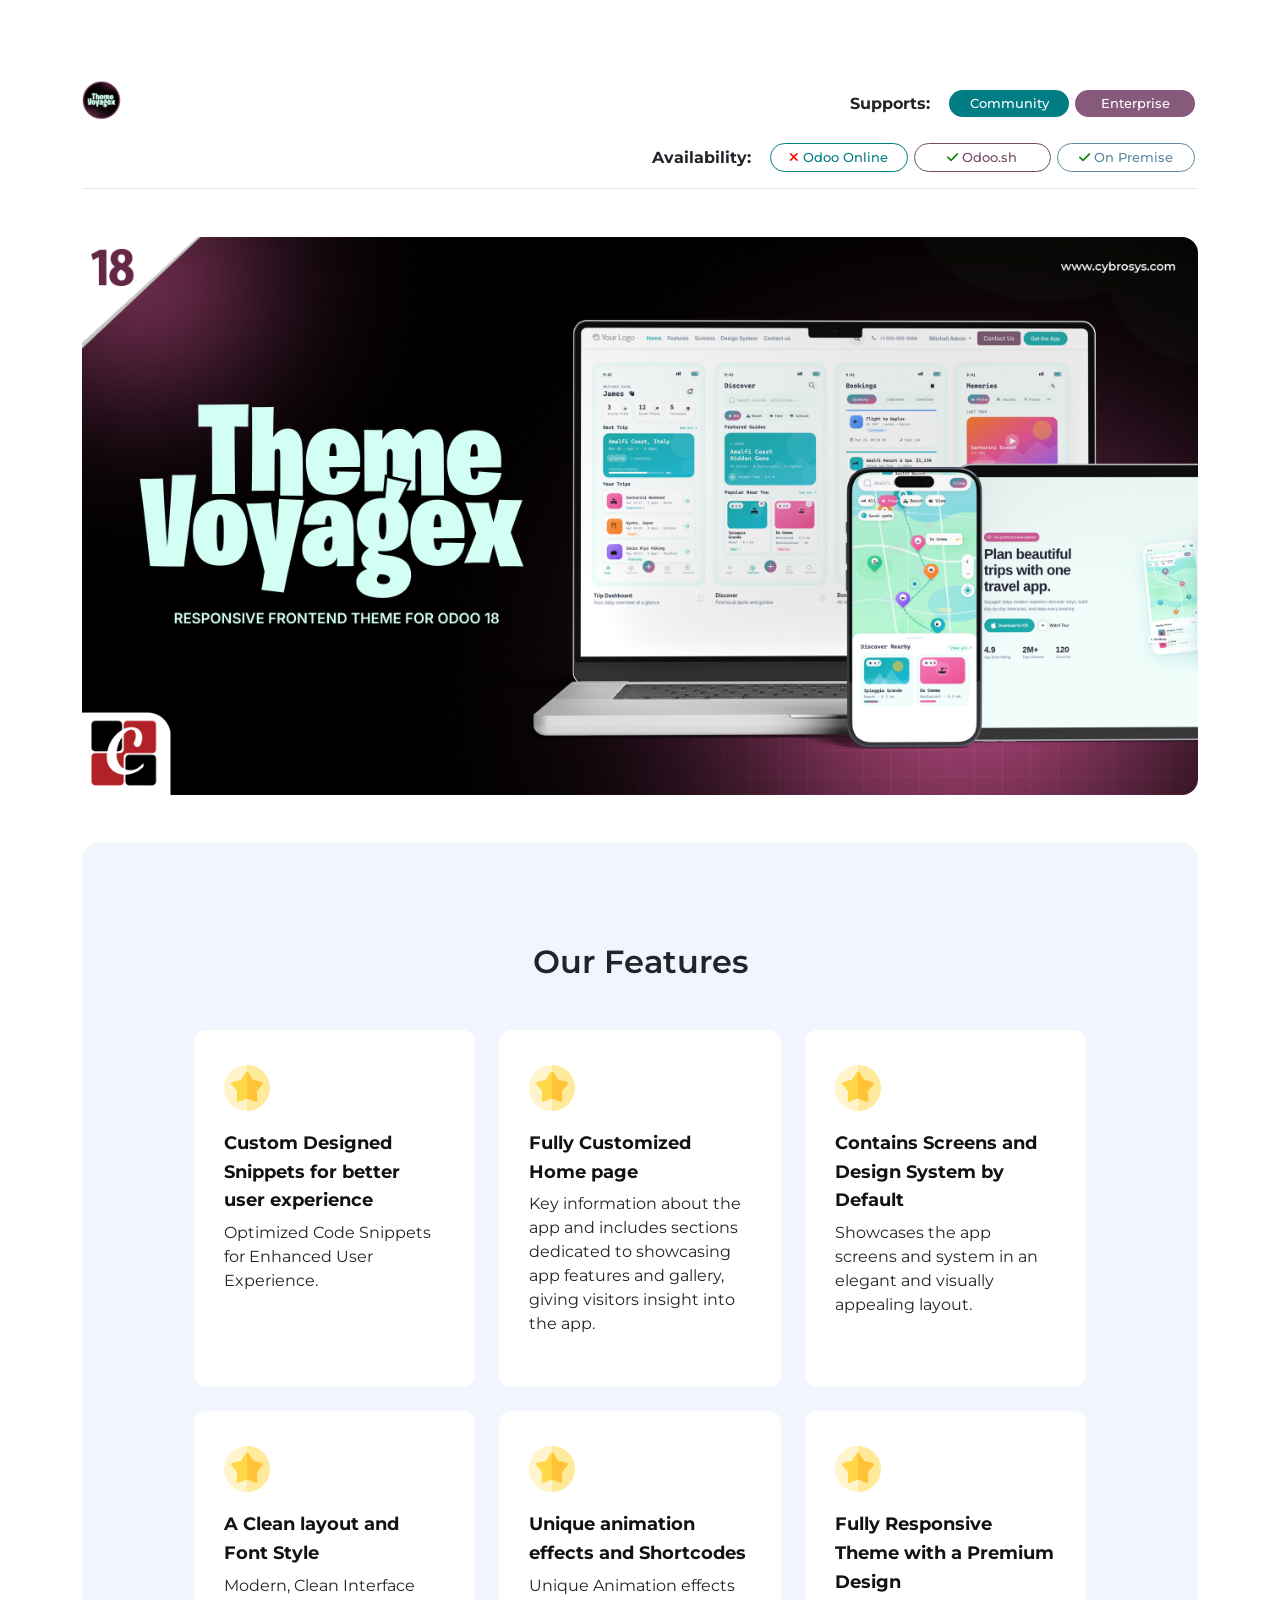
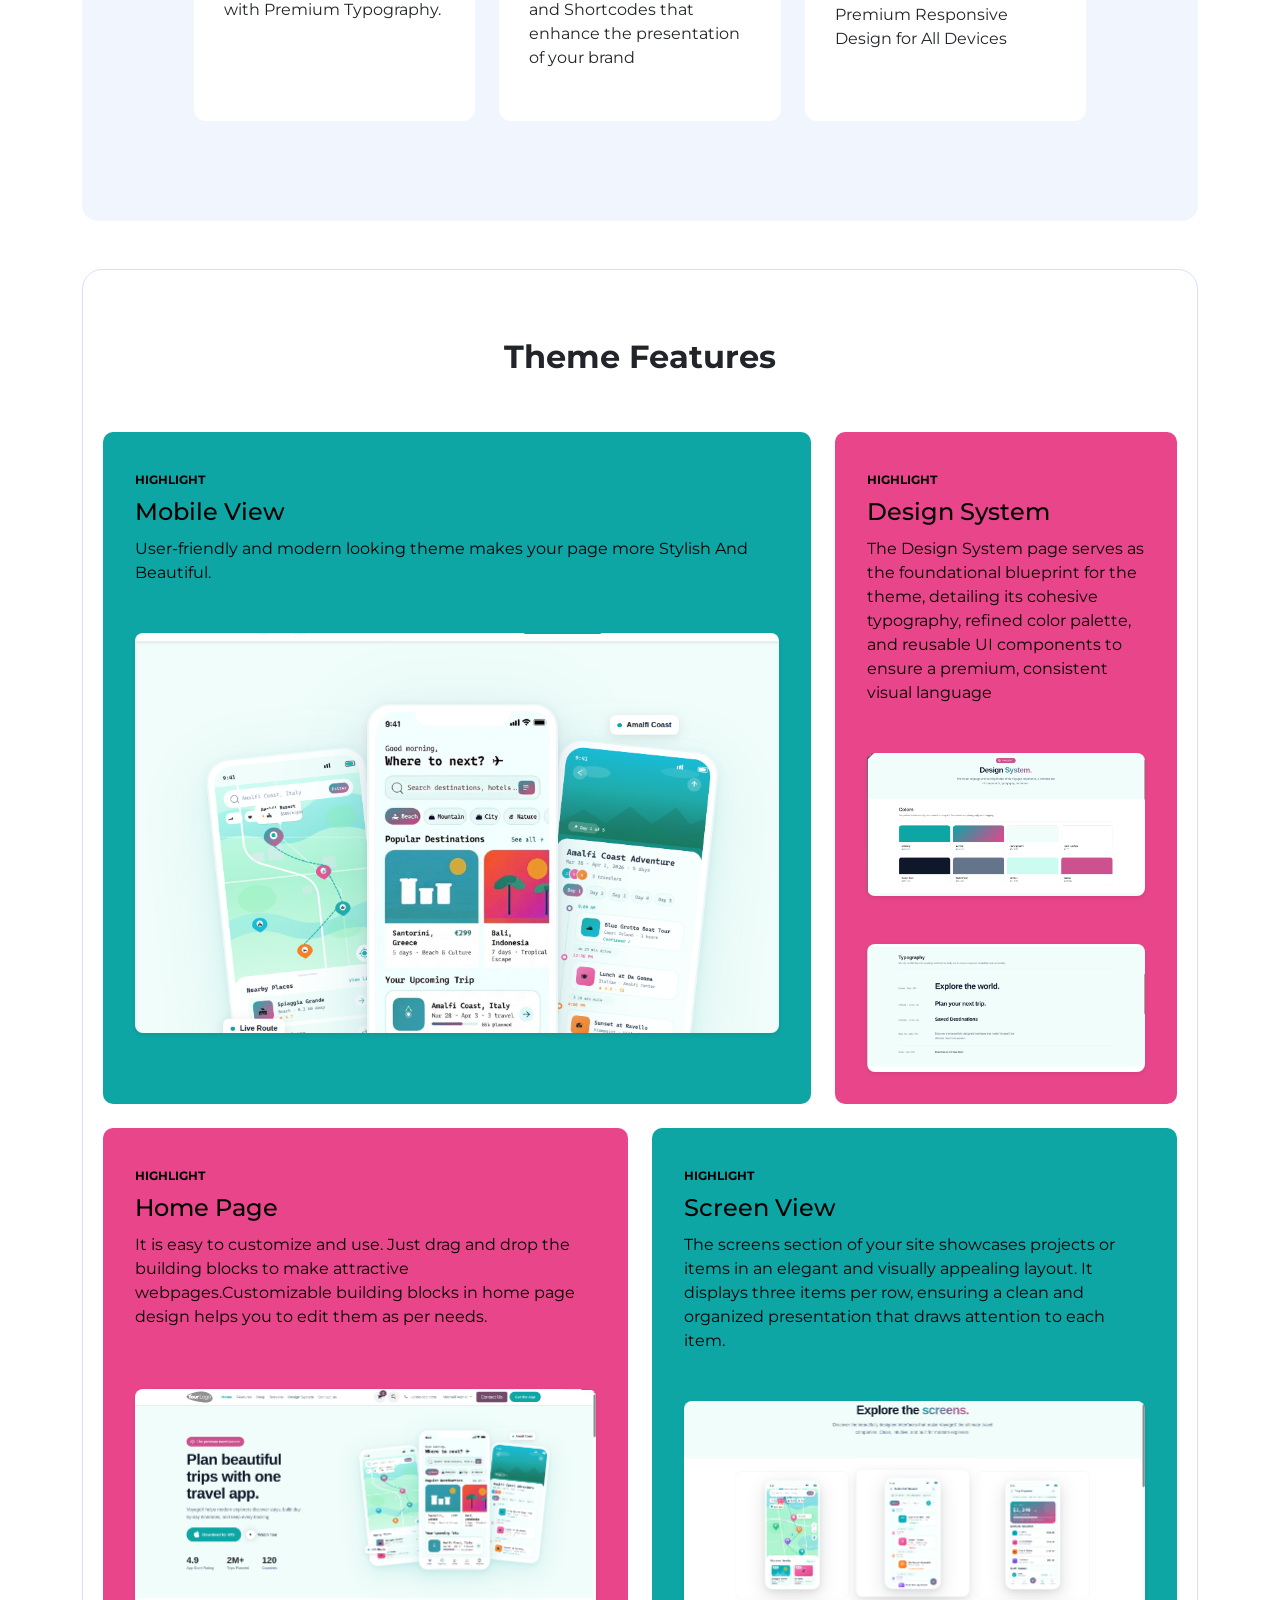
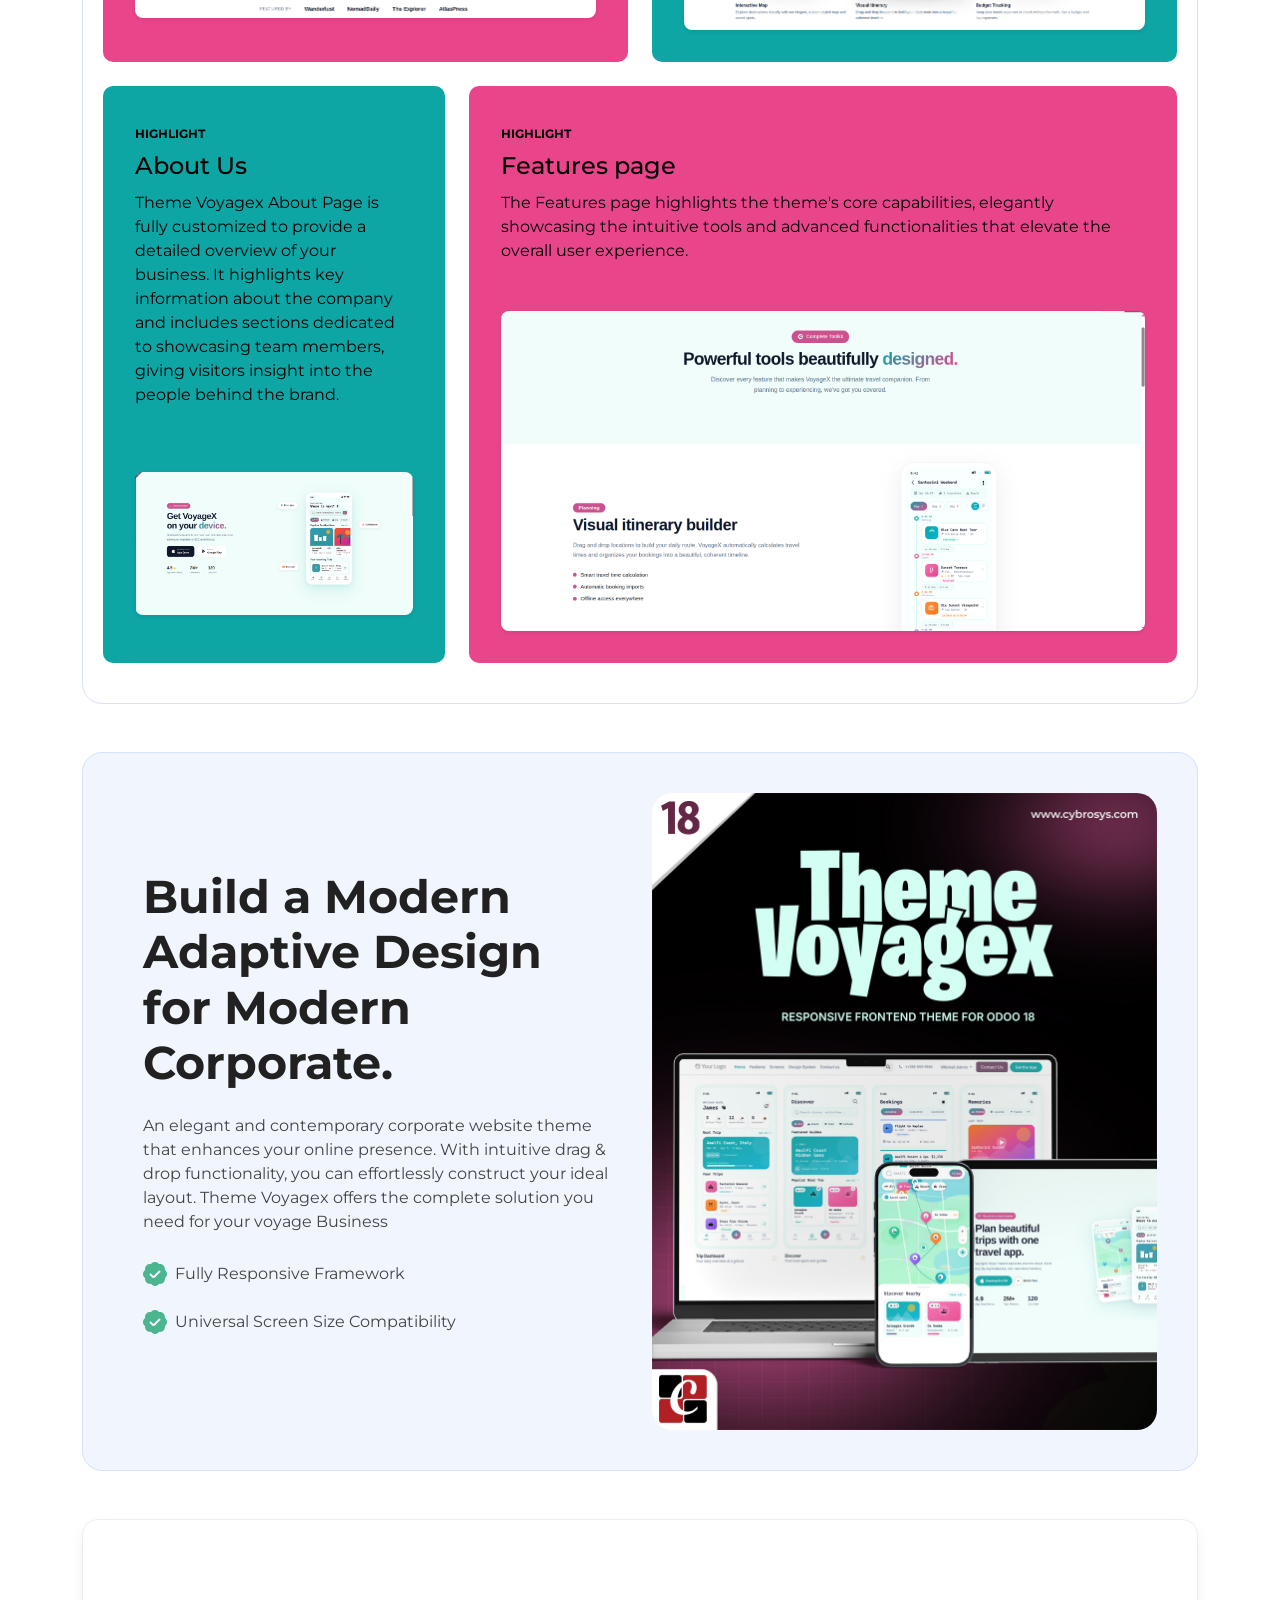
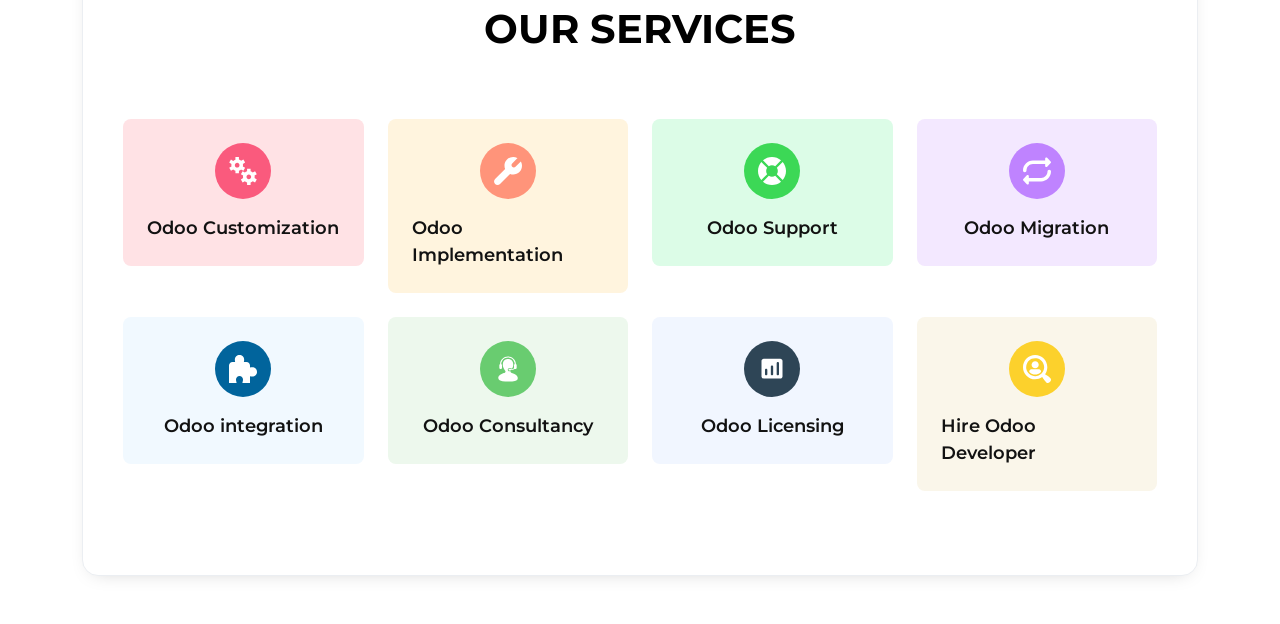
<file: addons/theme_voyagex/static/description/index.html>
<!DOCTYPE html>
<html lang="en">

<head>
    <meta charset="UTF-8"/>
    <meta name="viewport" content="width=device-width, initial-scale=1.0"/>
    <title>app index</title>
    <link href="https://cdn.jsdelivr.net/npm/bootstrap@5.0.2/dist/css/bootstrap.min.css" rel="stylesheet"/>
    <link rel="preconnect" href="https://fonts.googleapis.com">
    <link rel="preconnect" href="https://fonts.gstatic.com" crossorigin>
    <link href="https://fonts.googleapis.com/css2?family=Montserrat:ital,wght@0,100..900;1,100..900&display=swap"
          rel="stylesheet">
    <link rel="stylesheet" href="https://cdnjs.cloudflare.com/ajax/libs/font-awesome/6.6.0/css/all.min.css"/>
    <style>
        :root {
            --primary-color: #F5C000;
            --bg-white: #fff;
            --text-color: #121212;
            --text-color-light: #64728f;
        }

        body {
            font-family: "Montserrat", sans-serif;
        }
    </style>
</head>

<body>
<!-- overview -->
<div class="container">

    <!-- support-header -->

    <div class="supports my-5 py-3" style="border-bottom: 1px solid #e7e7e7;">
        <div class="row justify-content-between">
            <div class="col-4">
                <div class="my-3">
                    <img src="./images/icon.png"
                         style="width:auto !important; height:40px !important">
                </div>
            </div>
            <div class="col-6">
                <div class="row" style="margin-top:10px">

                    <div class="my-3 d-flex align-items-center justify-content-end">
                        <span class="me-3"><b>Supports: </b></span>
                        <div class="text-center"
                             style="background-color:#017E84 !important; font-size:0.8rem !important; color:#fff !important; font-weight:500 !important; padding:4px !important; margin:0 3px !important; border-radius:50px !important; min-width:120px !important">
                            Community
                        </div>
                        <div class="text-center"
                             style="background-color:#875A7B !important; color:#fff !important; font-size:0.8rem !important; font-weight:500 !important; padding:4px !important; margin:0 3px !important; border-radius:50px !important; min-width:120px !important">
                            Enterprise
                        </div>
                    </div>
                </div>
                <div class="row" style="margin-top:10px">
                    <div class="d-flex align-items-center justify-content-end">
                        <span class="me-3"><b>Availability: </b></span>
                        <div class="text-center col"
                             style="border:1px solid #017E84; font-size:0.8rem !important; color:#017E84 !important; font-weight:500 !important; padding:4px !important; margin:0 3px !important; border-radius:20px !important; min-width:120px !important">
                            <i class="fa fa-times" style="color:red"></i> Odoo Online
                        </div>
                        <div class="text-center col"
                             style="font-size:0.8rem !important; border:1px solid #714b67; color:#714b67 !important; font-weight:500 !important; padding:4px !important; margin:0 3px !important; border-radius:20px !important; min-width:120px !important">
                            <i class="fa fa-check" style="color:green"></i> Odoo.sh
                        </div>
                        <div class="text-center col"
                             style="font-size:0.8rem !important; color:#5B899E !important; border:1px solid #5B899E; font-weight:500 !important; padding:4px !important; margin:0 3px !important; border-radius:20px !important; min-width:120px !important">
                            <i class="fa fa-check" style="color:green"></i> On Premise
                        </div>
                    </div>
                </div>
            </div>
        </div>
    </div>

    <!--  -->

    <!-- banner-section -->
    <div class="my-5">
        <div class="">
            <img src="./images/banner.jpg" class="img-fluid" style="border-radius: 16px; width: 100%;">
        </div>
    </div>

    <!--  -->


    <!--feature section  -->

    <div class="my-5" style="padding: 100px; background-color: #f1f5fd; border-radius: 16px;">
        <div class="container">
            <div class="row mb-60">
                <div class="col-lg-12 d-flex justify-content-center align-items-center flex-wrap gap-3">
                    <div class="position-relative" ; style="
    text-align: center;
    font-size: 46.875px;
    font-style: normal;
     padding-bottom: 40px; ">
                        <h2 style="font-weight: 600;">Our Features</h2>
                    </div>
                </div>
            </div>
            <div class="row g-4">
                <div class="col-lg-4 col-md-6" style="visibility: visible;">
                    <div style="background-color: #fff;height: 100%;
  border-radius: 12px;
  padding: 35px 30px;">
                        <div class="content">
                            <img src="./images/feature-star.svg" class="img-responsive" height="46px" width="46px">
                            <h4 class="mt-3"><a href="#" style=" color: #121212;
    font-size: 18px;
    text-decoration: none;
    font-weight: 700;
    line-height: 1.2;"> Custom Designed Snippets for better user experience</a></h4>
                            <p style="    font-size: 16px;
      font-weight: 400;
      line-height: 1.5;
      color: #212529;">Optimized Code Snippets for Enhanced User Experience.</p>
                        </div>

                    </div>
                </div>
                <div class="col-lg-4 col-md-6">
                    <div style="background-color: #fff; height: 100%;
  border-radius: 12px;
  padding: 35px 30px;">
                        <div class="content">
                            <img src="./images/feature-star.svg" class="img-responsive" height="46px" width="46px">
                            <h4 class="mt-3"><a href="#" style=" color: #121212;
    font-size: 18px;
    text-decoration: none;
    font-weight: 700;
    line-height: 1.2;">Fully Customized Home page</a></h4>
                            <p style="    font-size: 16px;
font-weight: 400;
line-height: 1.5;
color: #212529;">Key information about the app and includes sections dedicated to showcasing app features and gallery,
                                giving visitors insight into the app.</p>
                        </div>

                    </div>
                </div>
                <div class="col-lg-4 col-md-6">
                    <div style="background-color: #fff; height: 100%;
  border-radius: 12px;
  padding: 35px 30px;">
                        <div class="content">
                            <img src="./images/feature-star.svg" class="img-responsive" height="46px" width="46px">
                            <h4 class="mt-3"><a href="#" style=" color: #121212;
    font-size: 18px;
    text-decoration: none;
    font-weight: 700;
    line-height: 1.2;"> Contains Screens and Design System by Default</a></h4>
                        </div>
                        <p style="    font-size: 16px;
font-weight: 400;
line-height: 1.5;
color: #212529;">Showcases the app screens and system in an elegant and visually appealing layout.</p>

                        </a>
                    </div>
                </div>
                <div class="col-lg-4 col-md-6">
                    <div style="background-color: #fff;height: 100%;
  border-radius: 12px;
  padding: 35px 30px;">
                        <div class="content">
                            <img src="./images/feature-star.svg" class="img-responsive" height="46px" width="46px">
                            <h4 class="mt-3"><a href="#" style=" color: #121212;
    font-size: 18px;
    text-decoration: none;
    font-weight: 700;
    line-height: 1.2;"> A Clean layout and Font Style</a></h4>
                            <p style="    font-size: 16px;
                  font-weight: 400;
                  line-height: 1.5;
                  color: #212529;">Modern, Clean Interface with Premium Typography.</p>
                        </div>
                    </div>
                </div>
                <div class="col-lg-4 col-md-6">
                    <div style="background-color: #fff;height: 100%;
  border-radius: 12px;
  padding: 35px 30px;">
                        <div class="content">
                            <img src="./images/feature-star.svg" class="img-responsive" height="46px" width="46px">
                            <h4 class="mt-3"><a href="#" style=" color: #121212;
    font-size: 18px;
    text-decoration: none;
    font-weight: 700;
    line-height: 1.2;"> Unique animation effects and Shortcodes</a></h4>
                            <p style="    font-size: 16px;
                  font-weight: 400;
                  line-height: 1.5;
                  color: #212529;">Unique Animation effects and Shortcodes that enhance the presentation of your
                                brand</p>
                        </div>

                    </div>
                </div>
                <div class="col-lg-4 col-md-6">
                    <div style="background-color: #fff;height: 100%;
  border-radius: 12px;
  padding: 35px 30px;">
                        <div class="content">
                            <img src="./images/feature-star.svg" class="img-responsive" height="46px" width="46px">
                            <h4 class="mt-3"><a href="#" style=" color: #121212;
    font-size: 18px;
    text-decoration: none;
    font-weight: 700;
    line-height: 1.2;"> Fully Responsive Theme with a Premium Design</a></h4>
                            <p style="    font-size: 16px;
    font-weight: 400;
    line-height: 1.5;
    color: #212529;">Premium Responsive Design for All Devices</p>

                        </div>

                    </div>
                </div>
            </div>
        </div>
    </div>

    <!--  -->
    <section class="container my-5">
        <div class="row">
            <div class="col-md-12">
                <ul role="tablist" class="nav nav-tabs justify-content-center d-flex justify-content-center"
                    data-tabs="tabs"
                    style="border:none; background-color:unset; margin:0 auto">
                </ul>
            </div>
            <div class="col-md-12  tab-content ui-front"
                 style="border-radius:20px;border: 1px solid #D6E0FF; height:auto;padding: 20px;">

                <div class="tab-pane active show fade" id="Features" role="tabpanel" aria-labelledby="features-1">
                    <section class="">
                        <section class="mt-5">
                            <h2 class="pb-5" style="font-weight: 700; text-align: center;">Theme Features</h2>
                            <div class="row" style="margin-bottom: 24px;">
                                <div class="col-md-8">
                                    <div style="border-radius: 10px; padding: 32px;
                      background-color:#0ea5a5;
                      -webkit-backdrop-filter: blur(5px);
                      backdrop-filter: blur(5px); height: 100%;">
                                        <div class="info">
                        <span class="label" style="font-size: 12px;
                          font-style: normal;
                          font-weight: 700;
                          line-height: 32px;
                          color: #000000;
                          margin-bottom: 13px;
                          text-transform: uppercase;">HIGHLIGHT</span>
                                            <h3 style="    color: #000000;
                          font-size: 24px;
                          font-weight: 500;
                          line-height: 32px;
                          margin-bottom: 9px;">Mobile View</h3>
                                            <p class="des" style="color: #000000;
                          font-size: 16px;
                          font-style: normal;
                          font-weight: 400;
                          line-height: 24px;
                          margin-bottom: 0;">User-friendly and modern looking theme makes
                                                your page more Stylish And Beautiful.</p>
                                        </div>
                                        <div class="mt-5">
                                            <img src="./images/mobile_view.jpg" alt="Grid item" class="img-fluid w-100 rounded-3 shadow-sm" style="object-fit: cover; object-position: top; max-height: 400px; margin-top: auto;">
                                        </div>
                                        <a href="#" target="_blank" class="url_link" name="grid_popup"
                                           aria-label="Url link label"><span></span></a>
                                    </div>
                                </div>
                                <!--  -->
                                <div class="col-md-4">
                                    <div style="border-radius: 10px; padding: 32px;
                      background-color: #e8458b;
                      -webkit-backdrop-filter: blur(5px);
                      backdrop-filter: blur(5px); height: 100%; display: flex; flex-direction: column; justify-content: space-between; overflow: hidden;">
                                        <div class="info">
                        <span class="label" style="font-size: 12px;
                          font-style: normal;
                          font-weight: 700;
                          line-height: 32px;
                          color: #000000;
                          margin-bottom: 13px;
                          text-transform: uppercase;">HIGHLIGHT</span>
                                            <h3 style="    color: #000000;
                          font-size: 24px;
                          font-weight: 500;
                          line-height: 32px;
                          margin-bottom: 9px;">Design System</h3>
                                            <p class="des" style="color: #000000;
                          font-size: 16px;
                          font-style: normal;
                          font-weight: 400;
                          line-height: 24px;
                          margin-bottom: 0;">The Design System page serves as the foundational blueprint for the theme, detailing its cohesive typography, refined color palette, and reusable UI components to ensure a premium, consistent visual language</p>
                                        </div>
                                        <div class="mt-5">
                                            <img src="./images/design_system.png" alt="Grid item" class="img-fluid w-100 rounded-3 shadow-sm" style="object-fit: cover; object-position: top; max-height: 400px; margin-top: auto;">
                                        </div>
                                        <div class="mt-5">
                                            <img src="./images/design2.png" alt="Grid item" class="img-fluid w-100 rounded-3 shadow-sm" style="object-fit: cover; object-position: top; max-height: 400px; margin-top: auto;">
                                        </div>
                                        <a href="#" target="_blank" class="url_link" name="grid_popup"
                                           aria-label="Url link label"><span></span></a>
                                    </div>
                                </div>
                            </div>
                            <!--  -->

                            <!--row-2  -->

                            <div class="row" style="margin-bottom: 24px;">
                                <div class="col-md-6">
                                    <div style="border-radius: 10px; padding: 32px;
                    background-color: #e8458b;
                    -webkit-backdrop-filter: blur(5px);
                    backdrop-filter: blur(5px); height: 100%; display: flex; flex-direction: column; justify-content: space-between; overflow: hidden;">
                                        <div class="info">
                        <span class="label" style="font-size: 12px;
                        font-style: normal;
                        font-weight: 700;
                        line-height: 32px;
                        color: #000000;
                        margin-bottom: 13px;
                        text-transform: uppercase;">HIGHLIGHT</span>
                                            <h3 style="    color: #000000;
                        font-size: 24px;
                        font-weight: 500;
                        line-height: 32px;
                        margin-bottom: 9px;">Home Page</h3>
                                            <p class="des" style="color: #000000;
                        font-size: 16px;
                        font-style: normal;
                        font-weight: 400;
                        line-height: 24px;
                        margin-bottom: 0;">It is easy to customize and use.
                                                Just drag and drop the building blocks to make attractive
                                                webpages.Customizable building blocks in home page design helps you to
                                                edit them as per needs.</p>
                                        </div>
                                        <div class="mt-5">
                                            <img src="./images/home_page.png" alt="Grid item" class="img-fluid w-100 rounded-3 shadow-sm" style="object-fit: cover; object-position: top; max-height: 400px; margin-top: auto;">
                                        </div>
                                        <a href="#" target="_blank" class="url_link" name="grid_popup"
                                           aria-label="Url link label"><span></span></a>
                                    </div>
                                </div>
                                <!--  -->
                                <div class="col-md-6">
                                    <div style="border-radius: 10px; padding: 32px;
                    background-color: #0ea5a5;
                    -webkit-backdrop-filter: blur(5px);
                    backdrop-filter: blur(5px); height: 100%; display: flex; flex-direction: column; justify-content: space-between; overflow: hidden;">
                                        <div class="info">
                        <span class="label" style="font-size: 12px;
                        font-style: normal;
                        font-weight: 700;
                        line-height: 32px;
                        color: #000000;
                        margin-bottom: 13px;
                        text-transform: uppercase;">HIGHLIGHT</span>
                                            <h3 style="    color: #000000;
                        font-size: 24px;
                        font-weight: 500;
                        line-height: 32px;
                        margin-bottom: 9px;">Screen View</h3>
                                            <p class="des" style="color: #000000;
                        font-size: 16px;
                        font-style: normal;
                        font-weight: 400;
                        line-height: 24px;
                        margin-bottom: 0;">The screens section of your site showcases projects or items
                                                in an elegant and visually appealing layout. It displays three items per
                                                row,
                                                ensuring a clean and organized presentation that draws attention to each
                                                item.</p>
                                        </div>
                                        <div class="mt-5">
                                            <img src="./images/screens.png" alt="Grid item" class="img-fluid w-100 rounded-3 shadow-sm" style="object-fit: cover; object-position: top; max-height: 400px; margin-top: auto;">
                                        </div>
                                        <a href="#" target="_blank" class="url_link" name="grid_popup"
                                           aria-label="Url link label"><span></span></a>
                                    </div>
                                </div>
                            </div>
                            <!--  -->

                            <!--row-3 -->

                            <div class="row" style="margin-bottom: 20px;">
                                <div class="col-md-4">
                                    <div style="border-radius: 10px; padding: 32px;
                    background-color: #0ea5a5;
                    -webkit-backdrop-filter: blur(5px);
                    backdrop-filter: blur(5px); height: 100%; display: flex; flex-direction: column; justify-content: space-between; overflow: hidden;">
                                        <div class="info">
                        <span class="label" style="font-size: 12px;
                        font-style: normal;
                        font-weight: 700;
                        line-height: 32px;
                        color: #000000;
                        margin-bottom: 13px;
                        text-transform: uppercase;">HIGHLIGHT</span>
                                            <h3 style="    color: #000000;
                        font-size: 24px;
                        font-weight: 500;
                        line-height: 32px;
                        margin-bottom: 9px;">About Us</h3>
                                            <p class="des" style="color: #000000;
                        font-size: 16px;
                        font-style: normal;
                        font-weight: 400;
                        line-height: 24px;
                        margin-bottom: 0;">Theme Voyagex About Page is fully customized to provide a
                                                detailed overview of your business. It highlights key information about
                                                the company
                                                and includes sections dedicated to showcasing team members,
                                                giving visitors insight into the people behind the brand. </p>
                                        </div>
                                        <div class="mt-5">
                                            <img src="./images/about.png" alt="Grid item" class="img-fluid w-100 rounded-3 shadow-sm" style="object-fit: cover; object-position: top; max-height: 400px; margin-top: auto;">
                                        </div>
                                        <a href="#" target="_blank" class="url_link" name="grid_popup"
                                           aria-label="Url link label"><span></span></a>
                                    </div>
                                </div>
                                <!--  -->
                                <div class="col-md-8">
                                    <div style="border-radius: 10px; padding: 32px;
                    background-color: #e8458b;
                    -webkit-backdrop-filter: blur(5px);
                    backdrop-filter: blur(5px); height: 100%; display: flex; flex-direction: column; justify-content: space-between; overflow: hidden;">
                                        <div class="info">
                        <span class="label" style="font-size: 12px;
                        font-style: normal;
                        font-weight: 700;
                        line-height: 32px;
                        color: #000000;
                        margin-bottom: 13px;
                        text-transform: uppercase;">HIGHLIGHT</span>
                                            <h3 style="    color: #000000;
                        font-size: 24px;
                        font-weight: 500;
                        line-height: 32px;
                        margin-bottom: 9px;">Features page</h3>
                                            <p class="des" style="color: #000000;
                        font-size: 16px;
                        font-style: normal;
                        font-weight: 400;
                        line-height: 24px;
                        margin-bottom: 0;">The Features page highlights the theme's core capabilities, elegantly showcasing the intuitive tools and advanced functionalities that elevate the overall user experience.</p>
                                        </div>
                                        <div class=" mt-5" style="--aspect-ratioapt: 872/443;">
                                            <img src="./images/features1.png" alt="Grid item" class="img-fluid w-100 rounded-3 shadow-sm" style="object-fit: cover; object-position: top; max-height: 400px; margin-top: auto;">
                                        </div>
                                        <a href="#" target="_blank" class="url_link" name="grid_popup"
                                           aria-label="Url link label"><span></span></a>
                                    </div>
                                </div>
                            </div>

                            <!--  -->
                        </section>
                    </section>
                </div>
            </div>

        </div>

    </section>

    <!--sections  -->


    <!-- section content -->

    <section class="mb-5"
             style="background-color: #f1f5fd; border: 1px solid #D6E0FF; border-radius: 20px; padding: 40px;">
        <div class="row d-flex align-items-center">
            <div class="col col-12 col-md-12 col-lg-6">
                <div style="padding: 20px;">
                    <h4 class="" style="font-size: 46px;">
              <span style="color: #212121;
                font-weight: 700;
                display: inline-block;
                width: 100%;">Build a Modern </span><br>
                        <span style="color: #212121;
              font-weight: 700;
              display: inline-block;
              width: 100%;">Adaptive Design for Modern Corporate.</span>
                    </h4>

                    <div class="mt-4">
                        <p style="color: #444; font-size: 16px;
              font-weight: 400;
              line-height: 1.5;">An elegant and contemporary corporate website theme that enhances your online presence.
                            With intuitive drag & drop functionality, you can effortlessly construct your ideal layout.
                            Theme Voyagex offers the complete solution you need for your voyage Business
                        </p>
                        <ul class="d-flex flex-column gap-3 ms-0 ps-0 mt-4">
                            <li style="list-style: none;" class="d-flex align-items-center gap-2"><img
                                    src="./images/check.svg"
                                    style="width: 24px;"><span style="  color: #444;
                    font-size: 16px;
                    font-style: normal;
                    font-weight: 400;
                    line-height: 32px;">Fully Responsive Framework</span></li>
                            <li style="list-style: none;" class="d-flex align-items-center gap-2"><img
                                    src="./images/check.svg"
                                    style="width: 24px;"><span style="  color: #444;
                    font-size: 16px;
                    font-style: normal;
                    font-weight: 400;
                    line-height: 32px;">Universal Screen Size Compatibility</span></li>
                        </ul>
                    </div>
                </div>
            </div>
            <div class="col col-12 col-md-12 col-lg-6">
                <div>
                    <div>
                        <img class="img-fluid" src="./images/thumbnail.jpg" style="
                border-radius: 20px;
            ">
                    </div>

                </div>
            </div>
        </div>
    </section>
    <!--  -->

    <!--  -->


    <div class="my-5">
        <!-- banner card -->


        <!-- service-section -->

        <section id="services" class="mt-5" style="border-radius: 16px;
    border: 1px solid #EBEEF2;
    background-color: #FFF;
    padding: 60px 40px;
    box-shadow: 0px 5px 20px -11px rgba(0, 0, 0, 0.25);">
            <div class="text-center mt-4">
                <h3 class="mb-0" style="color: #000;
          text-align: center;
          font-family: Montserrat;
          font-size: 40px;
          font-style: normal;
          font-weight: 700;
          line-height: normal;
          text-transform: uppercase;
          padding-bottom: 50px;">Our Services</h3>
            </div>
            <div class="row mt-3">
                <div class="col-lg-3 col-sm-12 mb-3">
                    <a href="#" style="text-decoration:none">
                        <div class="btn-lg btn-block p-4 mb-2 d-flex flex-column justify-content-center align-items-center"
                             style="font-size:25px; font-weight:bold;background-color:#FFE2E5; margin:auto; border-radius: 8px;">

                            <div class="d-flex justify-content-center align-items-center"
                                 style="background-color:#FA5A7D; border-radius:50%; height:56px; width:56px">
                                <img src="./images/gear.svg" class="img-responsive" height="28px" width="28px">
                            </div>
                            <span class="mt-3" style="font-size: 18px;
                      color: #121212;
                      font-weight: 600;"> Odoo Customization</span>
                        </div>
                    </a>
                </div>
                <div class="col-lg-3 col-sm-12 mb-3">
                    <a href="#" style="text-decoration:none">
                        <div class="btn-lg btn-block p-4 mb-2 d-flex flex-column justify-content-center align-items-center"
                             style="font-size:25px; font-weight:bold;background-color:#FFF4DE; margin:auto; border-radius: 8px;">

                            <div class="d-flex justify-content-center align-items-center"
                                 style="background-color:#FF947A; border-radius:50%; height:56px; width:56px">
                                <img src="./images/wrench-icon.svg" class="img-responsive" height="28px" width="28px">
                            </div>
                            <span class="mt-3" style="font-size: 18px;
                    color: #121212;
                    font-weight: 600;"> Odoo Implementation</span>
                        </div>
                    </a>
                </div>
                <div class="col-lg-3 col-sm-12 mb-3">
                    <a href="#" style="text-decoration:none">
                        <div class="btn-lg btn-block p-4 mb-2 d-flex flex-column justify-content-center align-items-center"
                             style="font-size:25px; font-weight:bold;background-color:#DCFCE7; margin:auto; border-radius: 8px;">

                            <div class="d-flex justify-content-center align-items-center"
                                 style="background-color:#3CD856; border-radius:50%; height:56px; width:56px">
                                <img src="./images/life-ring-icon.svg" class="img-responsive" height="28px"
                                     width="28px">
                            </div>
                            <span class="mt-3" style="font-size: 18px;
                  color: #121212;
                  font-weight: 600;">Odoo Support</span>
                        </div>
                    </a>
                </div>
                <div class="col-lg-3 col-sm-12 mb-3">
                    <a href="#" style="text-decoration:none">
                        <div class="btn-lg btn-block p-4 mb-2 d-flex flex-column justify-content-center align-items-center"
                             style="font-size:25px; font-weight:bold;background-color:#F3E8FF; margin:auto; border-radius: 8px;">

                            <div class="d-flex justify-content-center align-items-center"
                                 style="background-color:#BF83FF; border-radius:50%; height:56px; width:56px">
                                <img src="./images/arrows-repeat.svg" class="img-responsive" height="28px" width="28px">
                            </div>
                            <span class="mt-3" style="font-size: 18px;
                color: #121212;
                font-weight: 600;">Odoo Migration</span>
                        </div>
                    </a>
                </div>
                <div class="col-lg-3 col-sm-12 mb-3">
                    <a href="#" style="text-decoration:none">
                        <div class="btn-lg btn-block p-4 mb-2 d-flex flex-column justify-content-center align-items-center"
                             style="font-size:25px; font-weight:bold;background-color:#F1F9FF; margin:auto; border-radius: 8px;">

                            <div class="d-flex justify-content-center align-items-center"
                                 style="background-color:#01649C; border-radius:50%; height:56px; width:56px">
                                <img src="./images/puzzle-piece-icon.svg" class="img-responsive" height="28px"
                                     width="28px">
                            </div>
                            <span class="mt-3" style="font-size: 18px;
              color: #121212;
              font-weight: 600;">Odoo integration</span>
                        </div>
                    </a>
                </div>
                <div class="col-lg-3 col-sm-12 mb-3">
                    <a href="#" style="text-decoration:none">
                        <div class="btn-lg btn-block p-4 mb-2 d-flex flex-column justify-content-center align-items-center"
                             style="font-size:25px; font-weight:bold;background-color:#EDF8ED; margin:auto; border-radius: 8px;">

                            <div class="d-flex justify-content-center align-items-center"
                                 style="background-color:#69CC70; border-radius:50%; height:56px; width:56px">
                                <img src="./images/odoo-consultancy.svg" class="img-responsive" height="28px"
                                     width="28px">
                            </div>
                            <span class="mt-3" style="font-size: 18px;
            color: #121212;
            font-weight: 600;">Odoo Consultancy</span>
                        </div>
                    </a>
                </div>
                <div class="col-lg-3 col-sm-12 mb-3">
                    <a href="#" style="text-decoration:none">
                        <div class="btn-lg btn-block p-4 mb-2 d-flex flex-column justify-content-center align-items-center"
                             style="font-size:25px; font-weight:bold;background-color:#F1F6FF; margin:auto; border-radius: 8px;">

                            <div class="d-flex justify-content-center align-items-center"
                                 style="background-color:#2E4556; border-radius:50%; height:56px; width:56px">
                                <img src="./images/odoo-licencing.svg" class="img-responsive" height="28px"
                                     width="28px">
                            </div>
                            <span class="mt-3" style="font-size: 18px;
          color: #121212;
          font-weight: 600;">Odoo Licensing</span>
                        </div>
                    </a>
                </div>
                <div class="col-lg-3 col-sm-12 mb-3">
                    <a href="#" style="text-decoration:none">
                        <div class="btn-lg btn-block p-4 mb-2 d-flex flex-column justify-content-center align-items-center"
                             style="font-size:25px; font-weight:bold;background-color:#FAF6EA; margin:auto; border-radius: 8px;">

                            <div class="d-flex justify-content-center align-items-center"
                                 style="background-color:#FCD12C; border-radius:50%; height:56px; width:56px">
                                <img src="./images/hire-odoo.svg" class="img-responsive" height="28px" width="28px">
                            </div>
                            <span class="mt-3" style="font-size: 18px;
          color: #121212;
          font-weight: 600;">Hire Odoo Developer</span>
                        </div>
                    </a>
                </div>
            </div>
            <!--  -->
        </section>
    </div>
    </section>
    <!--  -->
</div>
</div>
</body>
<script src="https://cdn.jsdelivr.net/npm/bootstrap@5.0.2/dist/js/bootstrap.bundle.min.js"></script>

</html>
</file>
